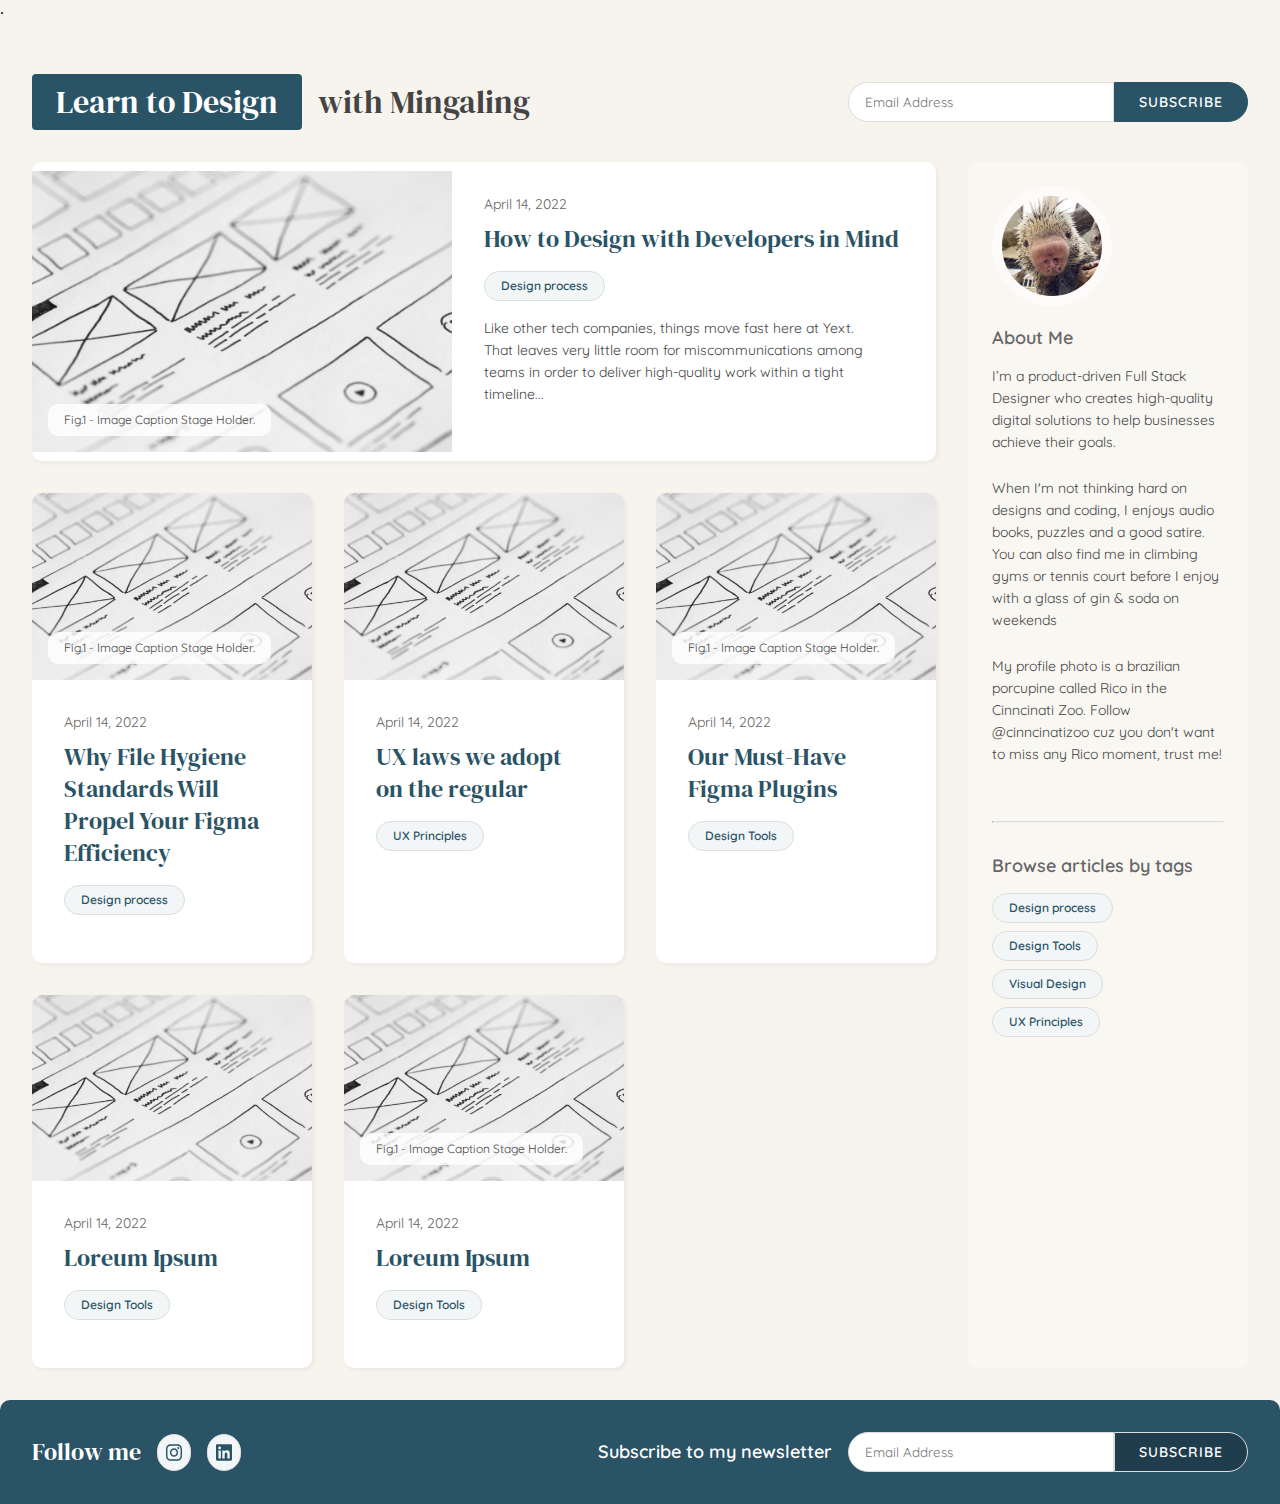
<file: index.html>
<!DOCTYPE html>
<html lang="en">
    <head>
        <meta charset="UTF-8">.
        <title>Ming's UI/UX Blog Site</title>
        <meta name="viewport" content="width=device-width, initial-scale=1">
        <meta name="description" content="A blog that focuses on topics about UI/UX Design">
        <link rel="stylesheet" type="text/css" href="styles/index.css">
        <link rel="preconnect" href="https://fonts.googleapis.com">
        <link rel="preconnect" href="https://fonts.gstatic.com" crossorigin>
        <link href="https://fonts.googleapis.com/css2?family=DM+Serif+Display&family=Quicksand:wght@300;600&display=swap" rel="stylesheet">
    </head>
    <body>
        <!-- Header -->
        <Header class="header-container container">
            <a href="index.html" class="heading-wrapper">
            
                    <h1 id="logo" class="head">Learn to Design</h1>
                    <h1 class="head">with Mingaling</h1>
      
            </a>
            <div class="signup-wrapper">
                <div class="signup-input-field">
                    <input class="input-field" placeholder="Email Address"  type="email" aria-label="Email input field">
                    <div class="button-wrapper">
                        <input class="primary-button" type="button" value="Subscribe" aria-label="Subscribe to news letter">
                    </div>
                </div>
            </div>
        </Header>

        <!-- Blog Cards Scroll -->
        <div class="container layout-set-up">
            <div class="main-content">
                <div class="blog-card blog-headline">
                    <figure class="image-wrapper width-50">
                        <img src="./img/blog-image-1.jpg" class="blog-card-image" alt="image of blog post">
                        <figcaption class="caption">Fig.1 - Image Caption Stage Holder.</figcaption>
                    </figure>
                    <div class="blog-content-wrapper width-50">
                        <div class="brow">April 14, 2022</div>
                        <h2 class="sub">
                            <a href="./blog.html">How to Design with Developers in Mind</a>
                        </h2>
                        <div class="blog-tag-wrapper">
                            <a href="" class="tag">Design process</a>
                        </div>
                        <p class="font-small">Like other tech companies, things move fast here at Yext. That leaves very little room for miscommunications among teams in order to deliver high-quality work within a tight timeline...</p>
                    </div>
                </div>
                <div class="blog-card">
                    <figure class="image-wrapper">
                        <img src="./img/blog-image-1.jpg" class="blog-card-image" alt="image of blog post">
                        <figcaption class="caption">Fig.1 - Image Caption Stage Holder.</figcaption>
                    </figure>
                    <div class="blog-content-wrapper">
                        <div class="brow">April 14, 2022</div>
                        <h2 class="sub">
                            <a href="">Why File Hygiene Standards Will Propel Your Figma Efficiency</a>
                        </h2>
                        <div class="blog-tag-wrapper">
                            <a href="" class="tag">Design process</a>
                        </div>
                    </div>
                    
                </div>
                <div class="blog-card">
                    <img src="./img/blog-image-1.jpg" class="blog-card-image" alt="image of blog post">
                    <div class="blog-content-wrapper">
                        <div class="brow">April 14, 2022</div>
                        <h2 class="sub">
                            <a href="">UX laws we adopt on the regular</a>
                        </h2>
                        <div class="blog-tag-wrapper">
                            <a href="" class="tag">UX Principles</a>
                        </div>
                    </div>
                </div>
                <div class="blog-card">
                    <figure class="image-wrapper">
                        <img src="./img/blog-image-1.jpg" class="blog-card-image" alt="image of blog post">
                        <figcaption class="caption">Fig.1 - Image Caption Stage Holder.</figcaption>
                    </figure>
                    <div class="blog-content-wrapper">
                        <div class="brow">April 14, 2022</div>
                        <h2 class="sub">
                            <a href="">Our Must-Have Figma Plugins</a>
                        </h2>
                        <div class="blog-tag-wrapper">
                            <a href="" class="tag">Design Tools</a>
                        </div>
                    </div>
                </div>
                <div class="blog-card">
                    <img src="./img/blog-image-1.jpg" class="blog-card-image" alt="image of blog post">
                    <div class="blog-content-wrapper">
                        <div class="brow">April 14, 2022</div>
                        <h2 class="sub">
                            <a href="">Loreum Ipsum</a>
                        </h2>
                        <div class="blog-tag-wrapper">
                            <a href="" class="tag">Design Tools</a>
                        </div>
                    </div>
                </div>
                <div class="blog-card">
                    <figure class="image-wrapper">
                        <img src="./img/blog-image-1.jpg" class="blog-card-image" alt="image of blog post">
                        <figcaption class="caption">Fig.1 - Image Caption Stage Holder.</figcaption>
                    </figure>
                    <div class="blog-content-wrapper">
                        <div class="brow">April 14, 2022</div>
                        <h2 class="sub">
                            <a href="">Loreum Ipsum</a>
                        </h2>
                        <div class="blog-tag-wrapper">
                            <a href="" class="tag">Design Tools</a>
                        </div>
                    </div>
                </div>
            </div>
            <div class="side-bar">
                <div class="author-bio">
                    <img src="./img/profile-image.jpg" class="profile-image" alt="profile image">
                    <h2 class="flag">About Me</h2>
                    <p class="font-small">I’m a product-driven Full Stack Designer who creates high-quality digital solutions to help businesses achieve their goals.</p> 
                    <p class="font-small">When I'm not thinking hard on designs and coding, I enjoys audio books, puzzles and a good satire. You can also find me in climbing gyms or tennis court before I enjoy with a glass of gin & soda on weekends</p>
                    <p class="font-small">My profile photo is a brazilian porcupine called Rico in the Cinncinati Zoo. Follow @cinncinatizoo cuz you don't want to miss any Rico moment, trust me!</p>
                </div>
                <hr class="divider">
                <div class="blog-tags">
                    <h2 class="flag">Browse articles by tags</h2>
                        <div class="blog-tag-wrapper">
                            <a href="" class="tag">Design process</a>
                            <a href="" class="tag">Design Tools</a>
                            <a href="" class="tag">Visual Design</a>  
                            <a href="" class="tag">UX Principles</a>  
                    </div>
                </div>
            </div>
        </div>
    
        <!-- Footer -->
        <footer class="footer-container container">
            <div class="social-link-wrapper">
                <h2 class="sub">Follow me</h2>
                <a class="social-link" href="">
                    <img src="./img/instagram.svg" class="social-link-icon" alt="Instagram">
                </a>
                <a class="social-link" href="">
                    <img src="./img/linkedin.svg" class="social-link-icon" alt="LinkedIn">
                </a>
            </div>
            <div class="signup-wrapper">
                <h2 class="flag">Subscribe to my newsletter</h2>
                <div class="signup-input-field">
                    <input class="input-field" placeholder="Email Address"  type="email" aria-label="Email input field">
                    <div class="button-wrapper">
                        <input class="primary-inverse-button" type="button" value="Subscribe" placeholder="Email Address" aria-label="Subscribe to news letter">
                    </div>
                </div>
            </div>
        </footer>
    </body>
</html>
</file>
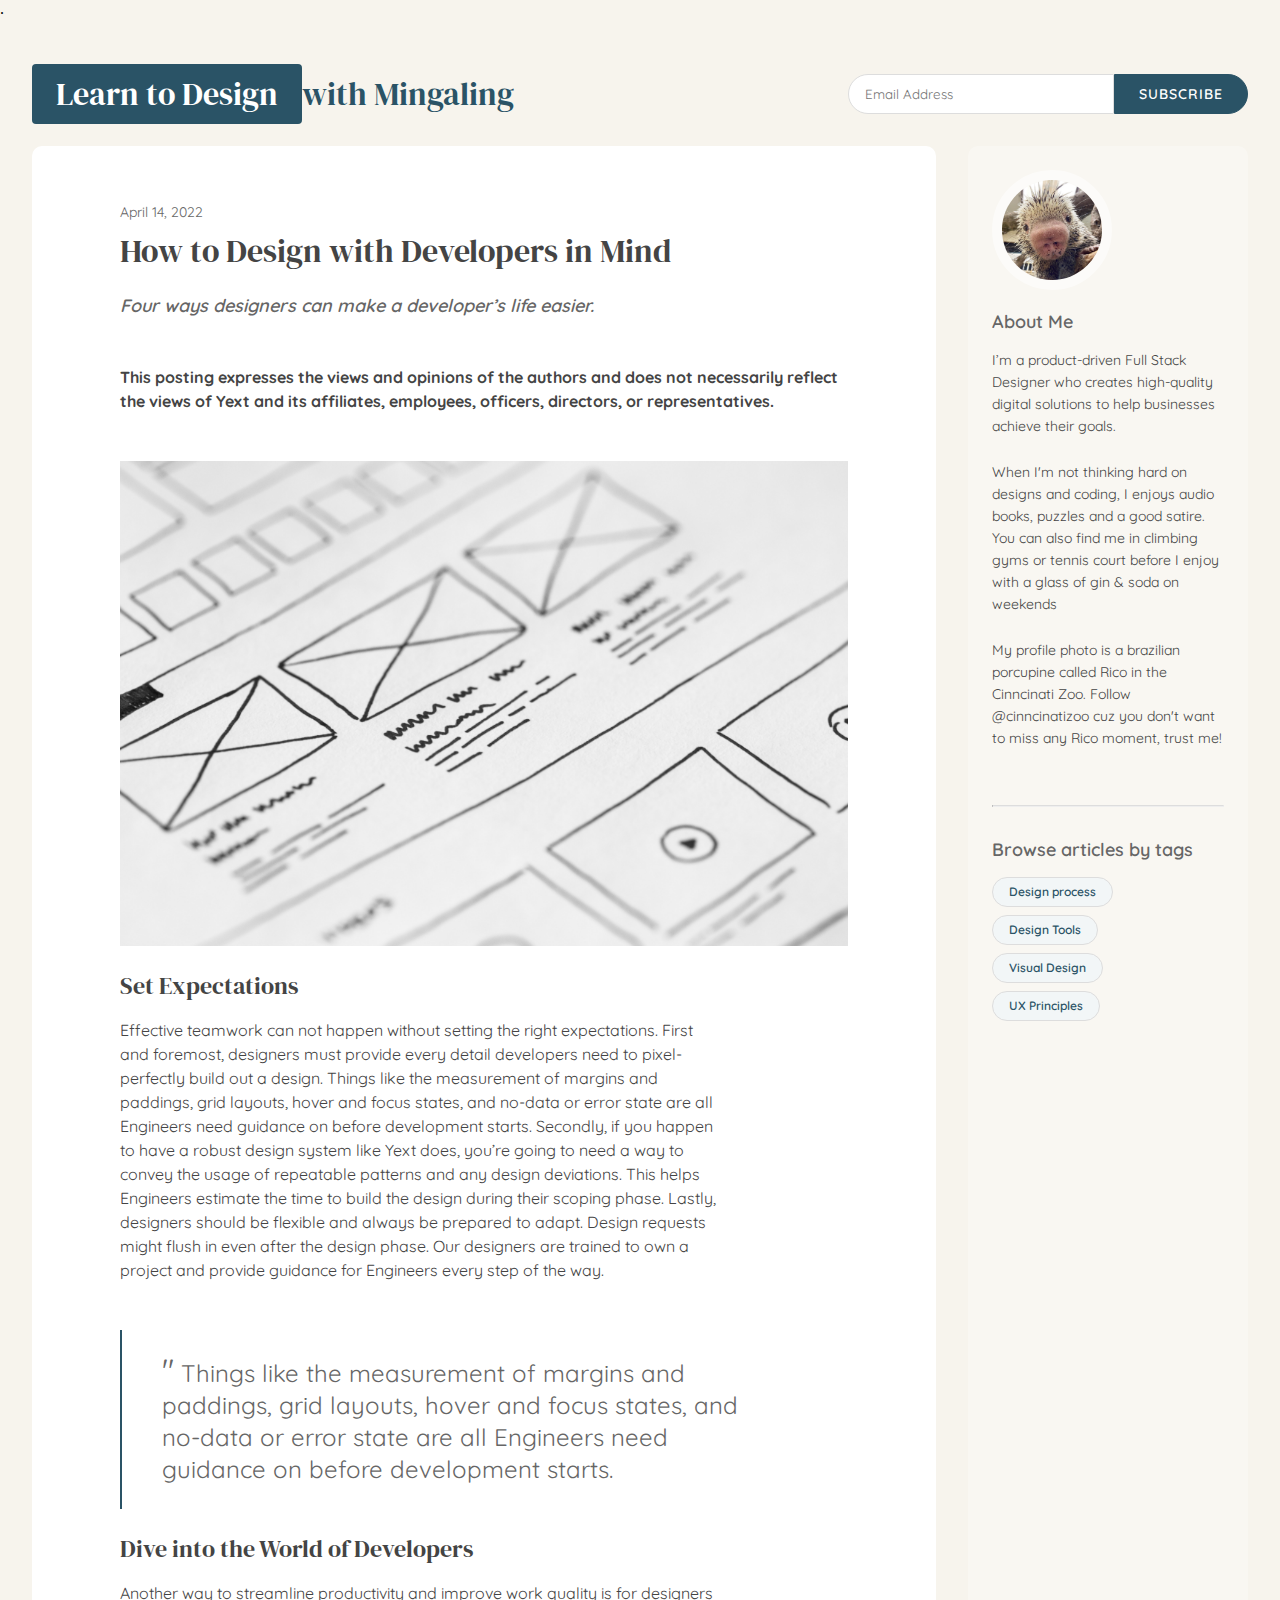
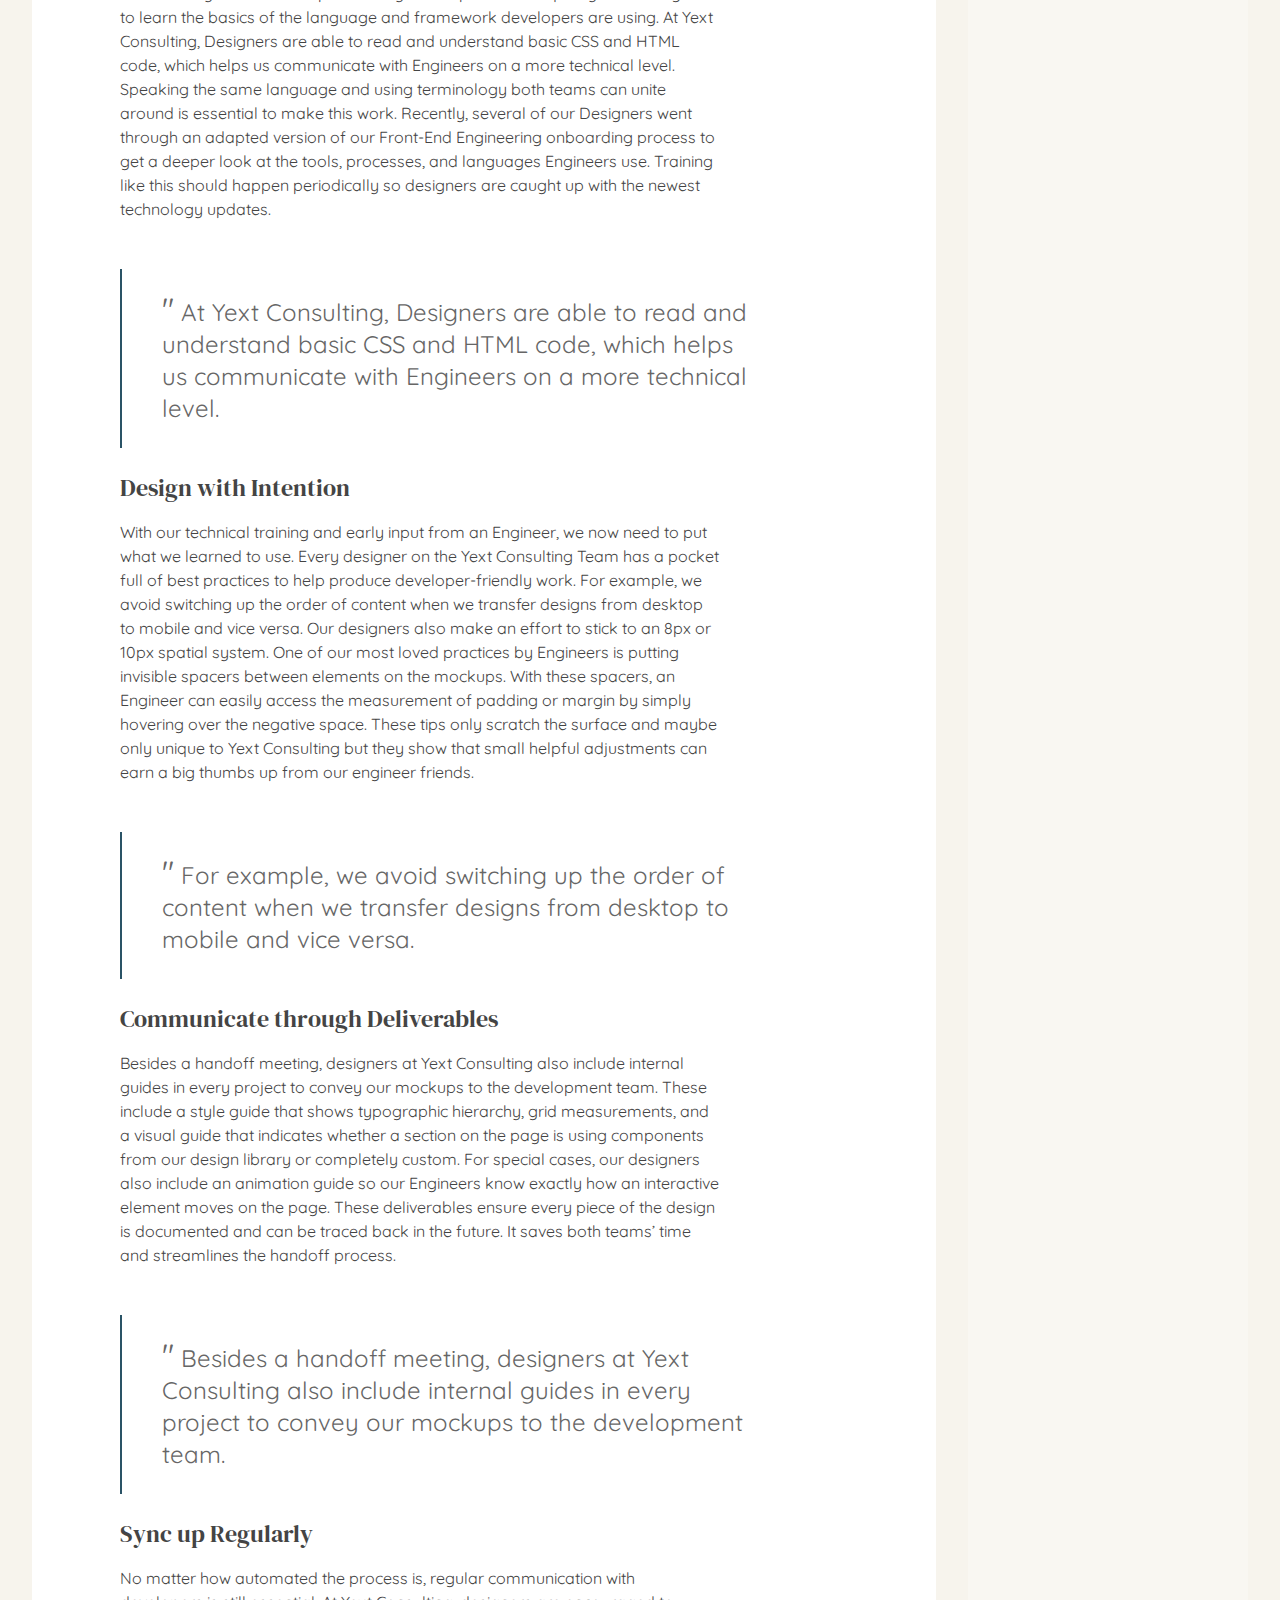
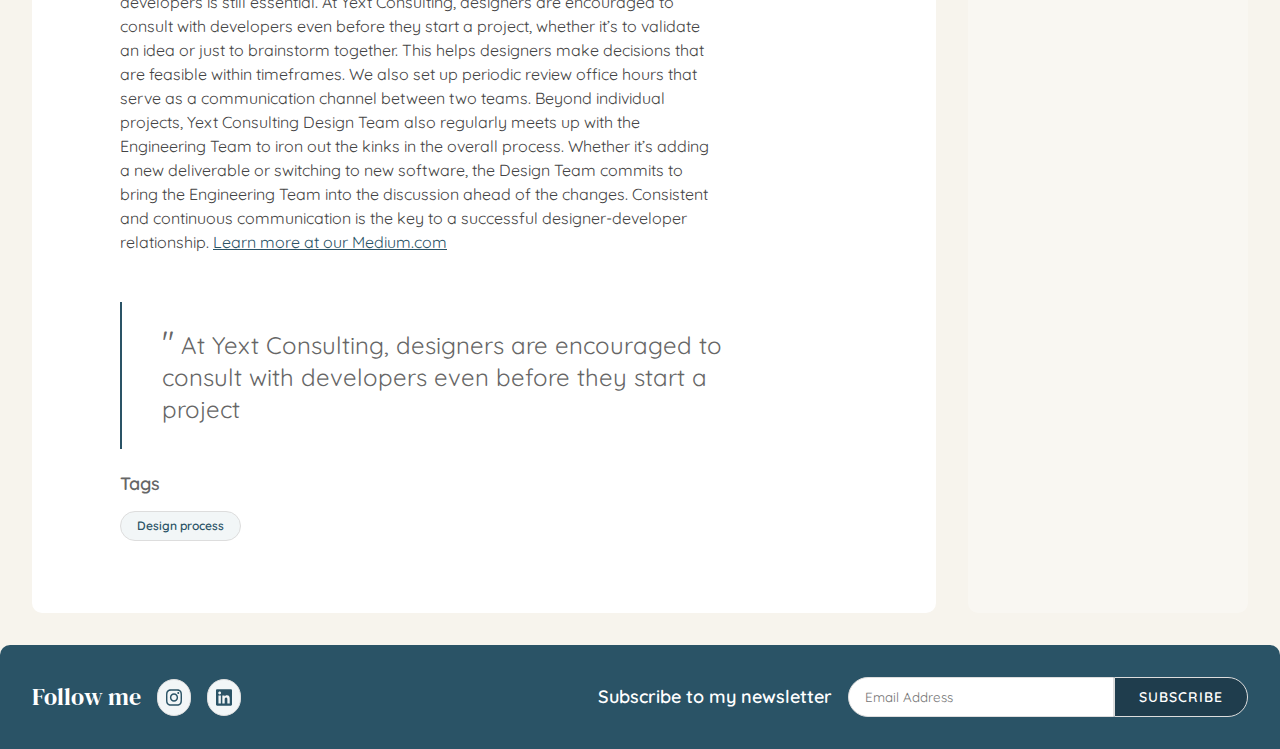
<file: blog.html>
<!DOCTYPE html>
<html lang="en">
    <head>
        <meta charset="UTF-8">.
        <title>Ming's UI/UX Blog Site - How to Design with Developers in Mind</title>
        <meta name="viewport" content="width=device-width, initial-scale=1">
        <meta name="description" content="Four ways designers can make a developer’s life easier.">
        <link rel="stylesheet" type="text/css" href="styles/index.css">
        <link rel="preconnect" href="https://fonts.googleapis.com">
        <link rel="preconnect" href="https://fonts.gstatic.com" crossorigin>
        <link href="https://fonts.googleapis.com/css2?family=DM+Serif+Display&family=Quicksand:wght@300;600&display=swap" rel="stylesheet">
    </head>
    <body>
         <!-- Header -->
        <Header class="header-container container">
            <h1 class="head">
                <a href="index.html"><span id="logo">Learn to Design</span>with Mingaling</a>
            </h1>
            <div class="signup-wrapper">
                <div class="signup-input-field">
                    <input class="input-field" placeholder="Email Address"  type="email" aria-label="Email input field">
                    <div class="button-wrapper">
                        <input class="primary-button" type="button" value="Subscribe" aria-label="Subscribe to news letter">
                    </div>
                </div>
            </div>
        </Header>

        <!-- Blog content-->
        <div class="container layout-set-up">
            <div class="blog-content">
                <div class="blog-headings">
                    <div class="brow">April 14, 2022</div>
                    <h1 class="head">How to Design with Developers in Mind</h1>
                    <p><em class="flag"> Four ways designers can make a developer’s life easier.</em></p>
                </div>
                <p><b class="font-base">This posting expresses the views and opinions of the authors and does not necessarily reflect the views of Yext and its affiliates, employees, officers, directors, or representatives.</b></p>
                <img src="./img/blog-image-1.jpg" class="blog-hero-image" alt="image of blog post">
                <h3 class="sub">Set Expectations</h3>
                <p class="font-base">Effective teamwork can not happen without setting the right expectations.
                    First and foremost, designers must provide every detail developers need to pixel-perfectly build out a design. Things like the measurement of margins and paddings, grid layouts, hover and focus states, and no-data or error state are all Engineers need guidance on before development starts.
                    Secondly, if you happen to have a robust design system like Yext does, you’re going to need a way to convey the usage of repeatable patterns and any design deviations. This helps Engineers estimate the time to build the design during their scoping phase. Lastly, designers should be flexible and always be prepared to adapt. Design requests might flush in even after the design phase. Our designers are trained to own a project and provide guidance for Engineers every step of the way.
                </p>
                <blockquote class="blog-quote">
                    <span class="blog-quotation-mark">"</span>
                    Things like the measurement of margins and paddings, grid layouts, hover and focus states, and no-data or error state are all Engineers need guidance on before development starts.
                </blockquote>
                <h3 class="sub">Dive into the World of Developers</h3>
                <p class="font-base">Another way to streamline productivity and improve work quality is for designers to learn the basics of the language and framework developers are using.
                    At Yext Consulting, Designers are able to read and understand basic CSS and HTML code, which helps us communicate with Engineers on a more technical level. Speaking the same language and using terminology both teams can unite around is essential to make this work.
                    Recently, several of our Designers went through an adapted version of our Front-End Engineering onboarding process to get a deeper look at the tools, processes, and languages Engineers use. Training like this should happen periodically so designers are caught up with the newest technology updates.
                </p>
                <blockquote class="blog-quote">
                    <span class="blog-quotation-mark">"</span>
                    At Yext Consulting, Designers are able to read and understand basic CSS and HTML code, which helps us communicate with Engineers on a more technical level.
                </blockquote>
                <h3 class="sub">Design with Intention</h3>
                <p class="font-base">With our technical training and early input from an Engineer, we now need to put what we learned to use.
                    Every designer on the Yext Consulting Team has a pocket full of best practices to help produce developer-friendly work. For example, we avoid switching up the order of content when we transfer designs from desktop to mobile and vice versa. Our designers also make an effort to stick to an 8px or 10px spatial system. One of our most loved practices by Engineers is putting invisible spacers between elements on the mockups. With these spacers, an Engineer can easily access the measurement of padding or margin by simply hovering over the negative space.
                    These tips only scratch the surface and maybe only unique to Yext Consulting but they show that small helpful adjustments can earn a big thumbs up from our engineer friends.
                </p>
                <blockquote class="blog-quote">
                    <span class="blog-quotation-mark">"</span>
                    For example, we avoid switching up the order of content when we transfer designs from desktop to mobile and vice versa.
                </blockquote>
                <h3 class="sub">Communicate through Deliverables</h3>
                <p class="font-base">Besides a handoff meeting, designers at Yext Consulting also include internal guides in every project to convey our mockups to the development team. These include a style guide that shows typographic hierarchy, grid measurements, and a visual guide that indicates whether a section on the page is using components from our design library or completely custom. For special cases, our designers also include an animation guide so our Engineers know exactly how an interactive element moves on the page.
                    These deliverables ensure every piece of the design is documented and can be traced back in the future. It saves both teams’ time and streamlines the handoff process.
                </p>
                <blockquote class="blog-quote">
                    <span class="blog-quotation-mark">"</span>
                    Besides a handoff meeting, designers at Yext Consulting also include internal guides in every project to convey our mockups to the development team.
                </blockquote>
                <h3 class="sub">Sync up Regularly</h3>
                <p class="font-base">No matter how automated the process is, regular communication with developers is still essential. At Yext Consulting, designers are encouraged to consult with developers even before they start a project, whether it’s to validate an idea or just to brainstorm together. This helps designers make decisions that are feasible within timeframes. We also set up periodic review office hours that serve as a communication channel between two teams.
                    Beyond individual projects, Yext Consulting Design Team also regularly meets up with the Engineering Team to iron out the kinks in the overall process. Whether it’s adding a new deliverable or switching to new software, the Design Team commits to bring the Engineering Team into the discussion ahead of the changes. Consistent and continuous communication is the key to a successful designer-developer relationship.
                    <a class = "font-base" href=""><u>Learn more at our Medium.com</u></a>
                </p>
                <blockquote class="blog-quote">
                    <span class="blog-quotation-mark">"</span>
                    At Yext Consulting, designers are encouraged to consult with developers even before they start a project
                </blockquote>
                <div class="blog-tags">
                    <h2 class="flag">Tags</h2>
                        <div class="blog-tag-wrapper">
                            <a href="" class="tag">Design process</a>
                    </div>
                </div>
            </div>
            <div class="side-bar">
                <div class="author-bio">
                    <img src="./img/profile-image.jpg" class="profile-image" alt="profile image">
                    <h2 class="flag">About Me</h2>
                    <p class="font-small">I’m a product-driven Full Stack Designer who creates high-quality digital solutions to help businesses achieve their goals.</p> 
                    <p class="font-small">When I'm not thinking hard on designs and coding, I enjoys audio books, puzzles and a good satire. You can also find me in climbing gyms or tennis court before I enjoy with a glass of gin & soda on weekends</p>
                    <p class="font-small">My profile photo is a brazilian porcupine called Rico in the Cinncinati Zoo. Follow @cinncinatizoo cuz you don't want to miss any Rico moment, trust me!</p>
                </div>
                <hr class="divider">
                <div class="blog-tags">
                    <h2 class="flag">Browse articles by tags</h2>
                        <div class="blog-tag-wrapper">
                            <a href="" class="tag">Design process</a>
                            <a href="" class="tag">Design Tools</a>
                            <a href="" class="tag">Visual Design</a>  
                            <a href="" class="tag">UX Principles</a>  
                    </div>
                </div>
            </div>
        </div>

    </div>
    
    <!-- Footer -->
    <footer class="footer-container container">
        <div class="social-link-wrapper">
            <h2 class="sub">Follow me</h2>
            <a class="social-link" href="">
                <img src="./img/instagram.svg" class="social-link-icon" alt="Instagram">
            </a>
            <a class="social-link" href="">
                <img src="./img/linkedin.svg" class="social-link-icon" alt="LinkedIn">
            </a>
        </div>
        <div class="signup-wrapper">
            <h2 class="flag">Subscribe to my newsletter</h2>
            <div class="signup-input-field">
                <input class="input-field" placeholder="Email Address"  type="email" aria-label="Email input field">
                <div class="button-wrapper">
                    <input class="primary-inverse-button" type="button" value="Subscribe" placeholder="Email Address" aria-label="Subscribe to news letter">
                </div>
            </div>
        </div>
    </footer>
</html>
</file>
<file: styles/index.css>
@import './style-guide.css';
@import './header.css';
@import './footer.css';
@import './blog.css';
@import './main-content.css';
@import './side-bar.css';
@import './sign-up.css';


.layout-set-up {
    display: flex;
    flex-direction: column;
    gap: 16px
}


.main-content {
    display: flex;
    flex-direction: column;
    gap: 16px
}


.side-bar {
    display: flex;
    flex-direction: column;
    padding:24px;
    background-color: rgb(255,255,255,.3);
    border-radius: 10px;
}


@media screen and (min-width: 600px) and (max-width: 768px) {

    .main-content {
        display: grid;
        grid-template: auto / repeat(2, 1fr);
        grid-gap: 16px;
    }

    .side-bar {
        padding:56px 88px;
    }

}


@media screen and (min-width: 768px) and (max-width: 992px) {

    .main-content {
        display: grid;
        grid-template: auto / repeat(3, 1fr);
        grid-gap: 16px;
    }


    .side-bar {
        padding:56px 88px;
    }
}


@media screen and (min-width: 992px) and (max-width: 1200px) {

    .layout-set-up {
        display: grid;
        grid-template: auto / repeat(12, 1fr);
        grid-gap: 16px;
    }


    .main-content {
        grid-column: 1 / 10;
        display: grid;
        grid-template: auto / repeat(2, 1fr);
        grid-gap: 16px;
    }


    .side-bar {
        grid-column: 10 / 13;
    }

}


@media screen and (min-width: 1200px) {

    .layout-set-up {
        display: grid;
        grid-template: auto / repeat(12, 1fr);
        grid-gap: 32px;
    }


    .main-content {
        grid-column: 1 / 10;
        display: grid;
        grid-template: auto / repeat(3, 1fr);
        grid-gap: 32px;
    }


    .side-bar {
        grid-column: 10 / 13;
    }

}
</file>
